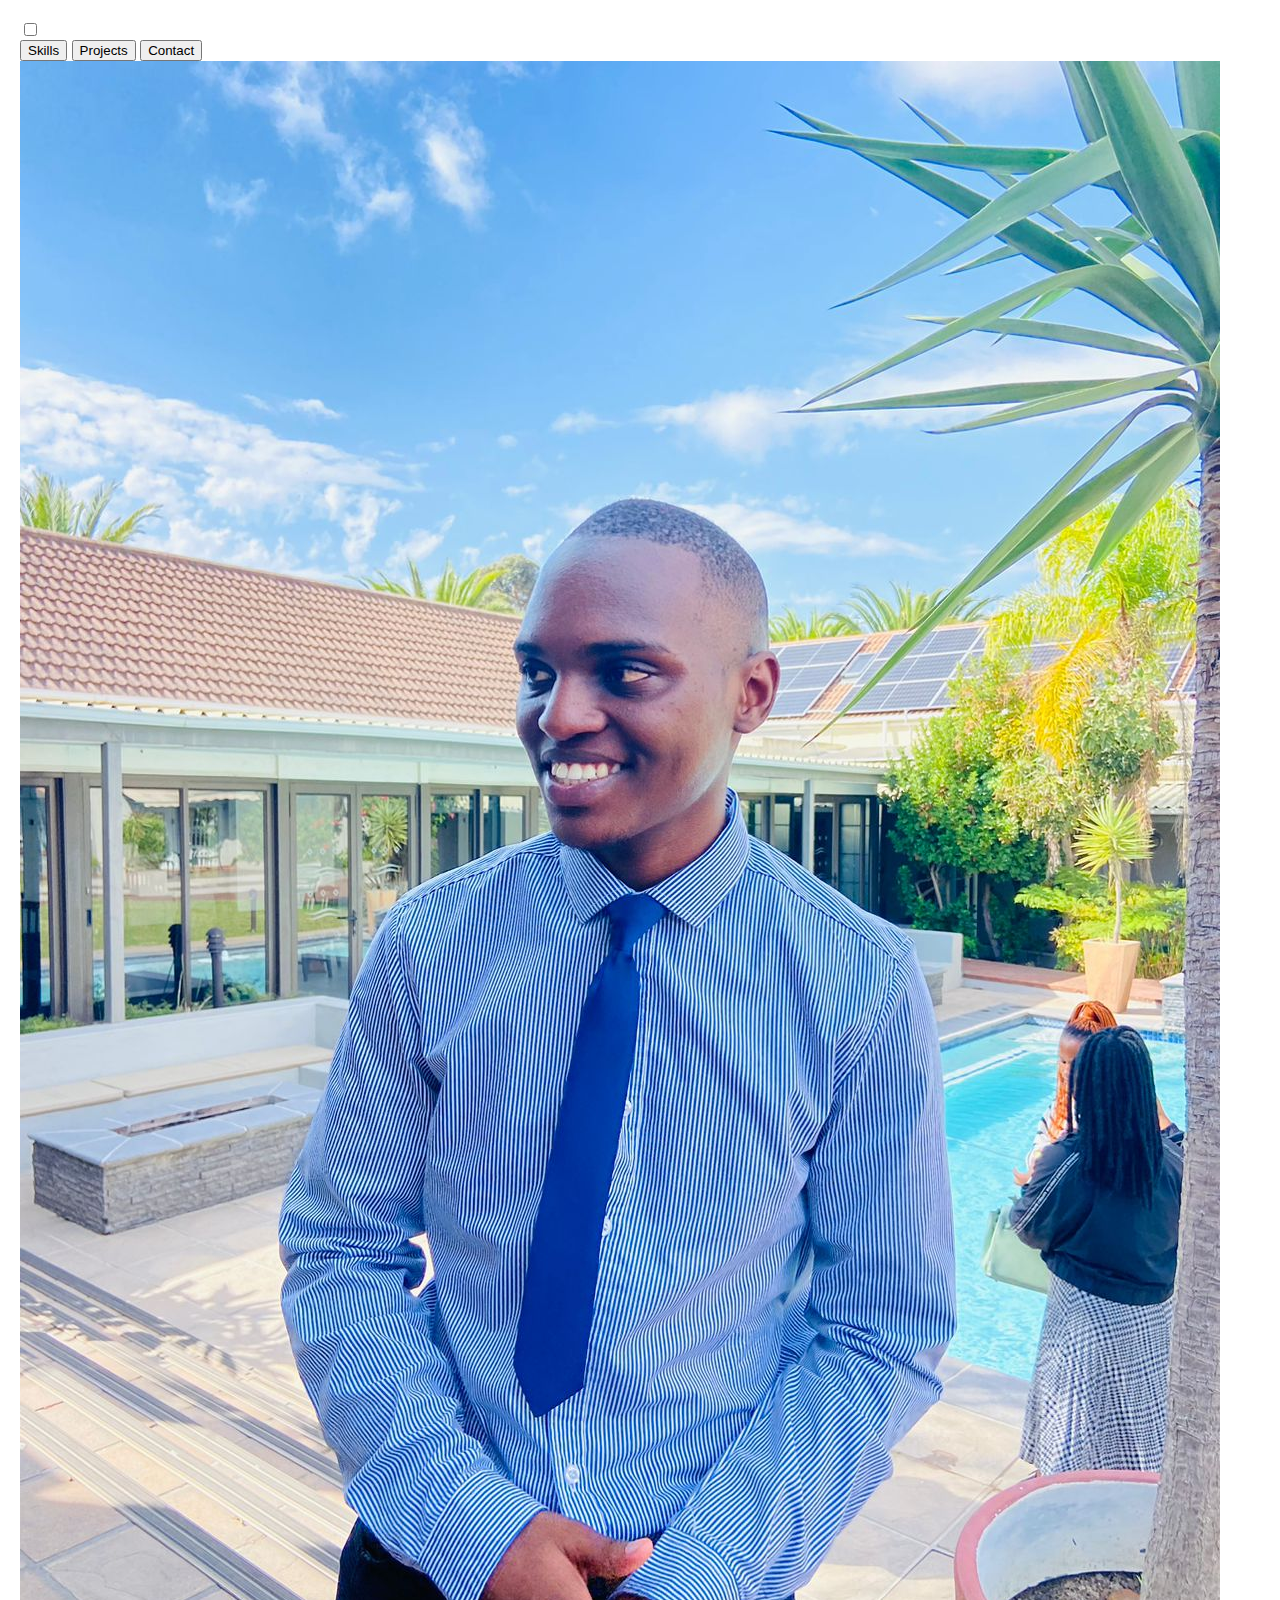
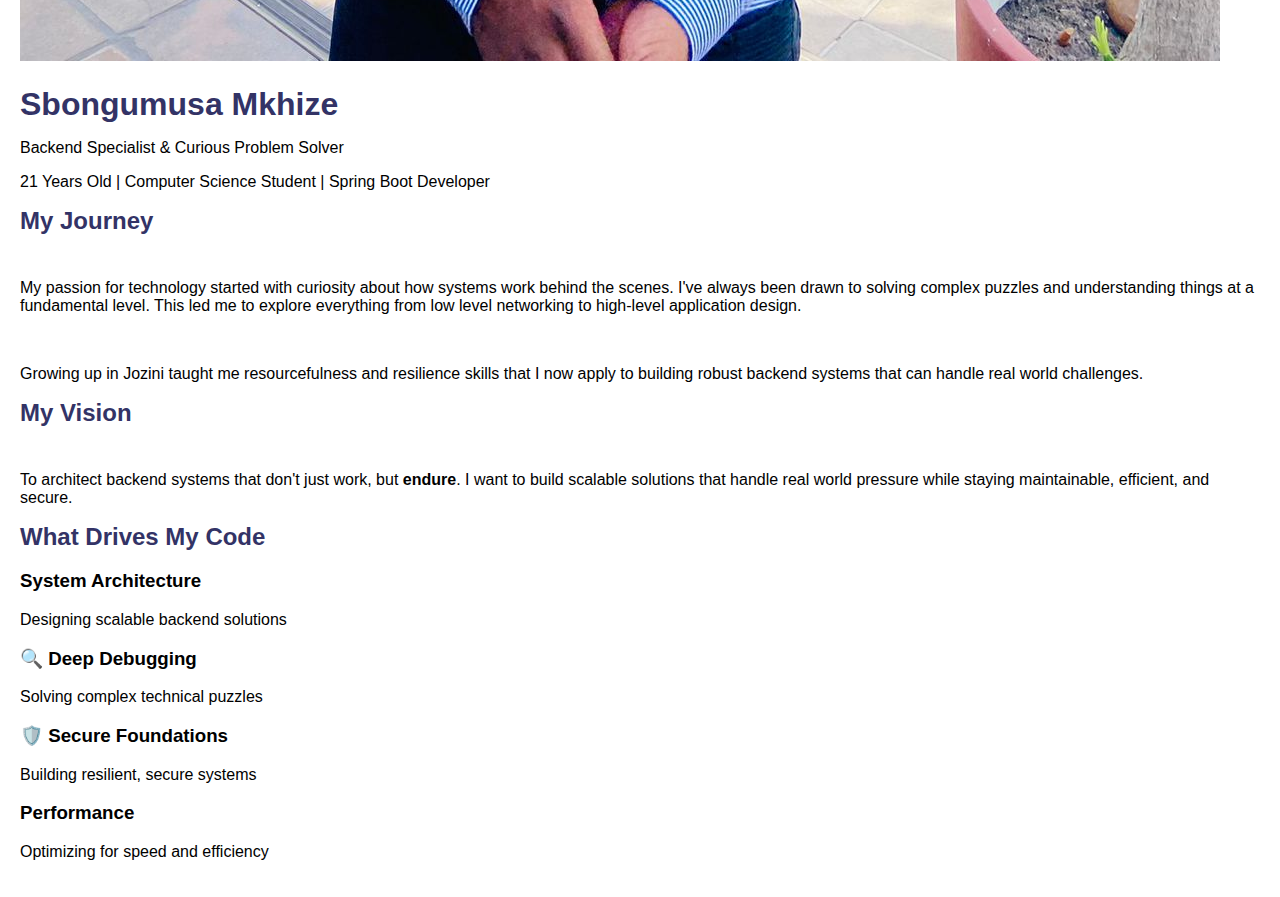
<file: index.html>
<!DOCTYPE html>
<html lang="en">
<head>
    <meta charset="UTF-8">
    <meta name="viewport" content="width=device-width, initial-scale=1.0">
    <title>Sbongumusa Mkhize - Backend Developer</title>
    <link rel="stylesheet" href="main.css">
    <link rel="stylesheet" href="main2.html">
    <link rel="stylesheet" href="main3.html">
    <link rel="stylesheet" href="main4.html">
</head>
<body>
    <!-- Mood Toggle -->
    <label class="switch">
        <input type="checkbox" id="moodToggle">
        <span class="slider"></span>
    </label>

    <!-- Navigation -->
    <div class="nav-bar">
        <button class="nav-btn" id="skillsBtn">Skills</button>
        <button class="nav-btn" id="projectsBtn">Projects</button>
        <button class="nav-btn" id="contactBtn">Contact</button>
    </div>
    <div class="profile-float-image">
    <img src="5b4a0d084612a31d885e215c8899fdcc.jpg" alt="Sbongumusa Mkhize" class="profile-photo">
    </div>
    <!-- Main Content -->
    <div class="content-container">
        <!-- Hero Section -->
        <div class="about-me-card">
            <h1>Sbongumusa Mkhize</h1>
            <p class="tagline">Backend Specialist & Curious Problem Solver</p>
            <p>21 Years Old | Computer Science Student | Spring Boot Developer</p>
        </div>

        <!-- My Story -->
        <div class="my-story">
            <h2>My Journey</h2><br>
            <p>
                My passion for technology started with curiosity about how systems work behind the scenes. 
                I've always been drawn to solving complex puzzles and understanding things at a fundamental level. 
                This led me to explore everything from low level networking to high-level application design.
            </p>
            <br>
            <p>
                Growing up in Jozini taught me resourcefulness and resilience skills that I now apply to 
                building robust backend systems that can handle real world challenges.
            </p>
        </div>

        <!-- My Vision -->
        <div class="my-mission">
            <h2>My Vision</h2><br>
            <p>
                To architect backend systems that don't just work, but <strong>endure</strong>. I want to build 
                scalable solutions that handle real world pressure while staying maintainable, efficient, and secure.
            </p>
        </div>

        <!-- Passions -->
        <div class="passion">
            <h2>What Drives My Code</h2>
            <div class="passion-cards">
                <div class="passion-card">
                    <h3> System Architecture</h3>
                    <p>Designing scalable backend solutions</p>
                </div>
                <div class="passion-card">
                    <h3>🔍 Deep Debugging</h3>
                    <p>Solving complex technical puzzles</p>
                </div>
                <div class="passion-card">
                    <h3>🛡️ Secure Foundations</h3>
                    <p>Building resilient, secure systems</p>
                </div>
                <div class="passion-card">
                    <h3> Performance</h3>
                    <p>Optimizing for speed and efficiency</p>
                </div>
            </div>
        </div>
    </div>

    <script src="script1.js"></script>
</body>
</html>
</file>
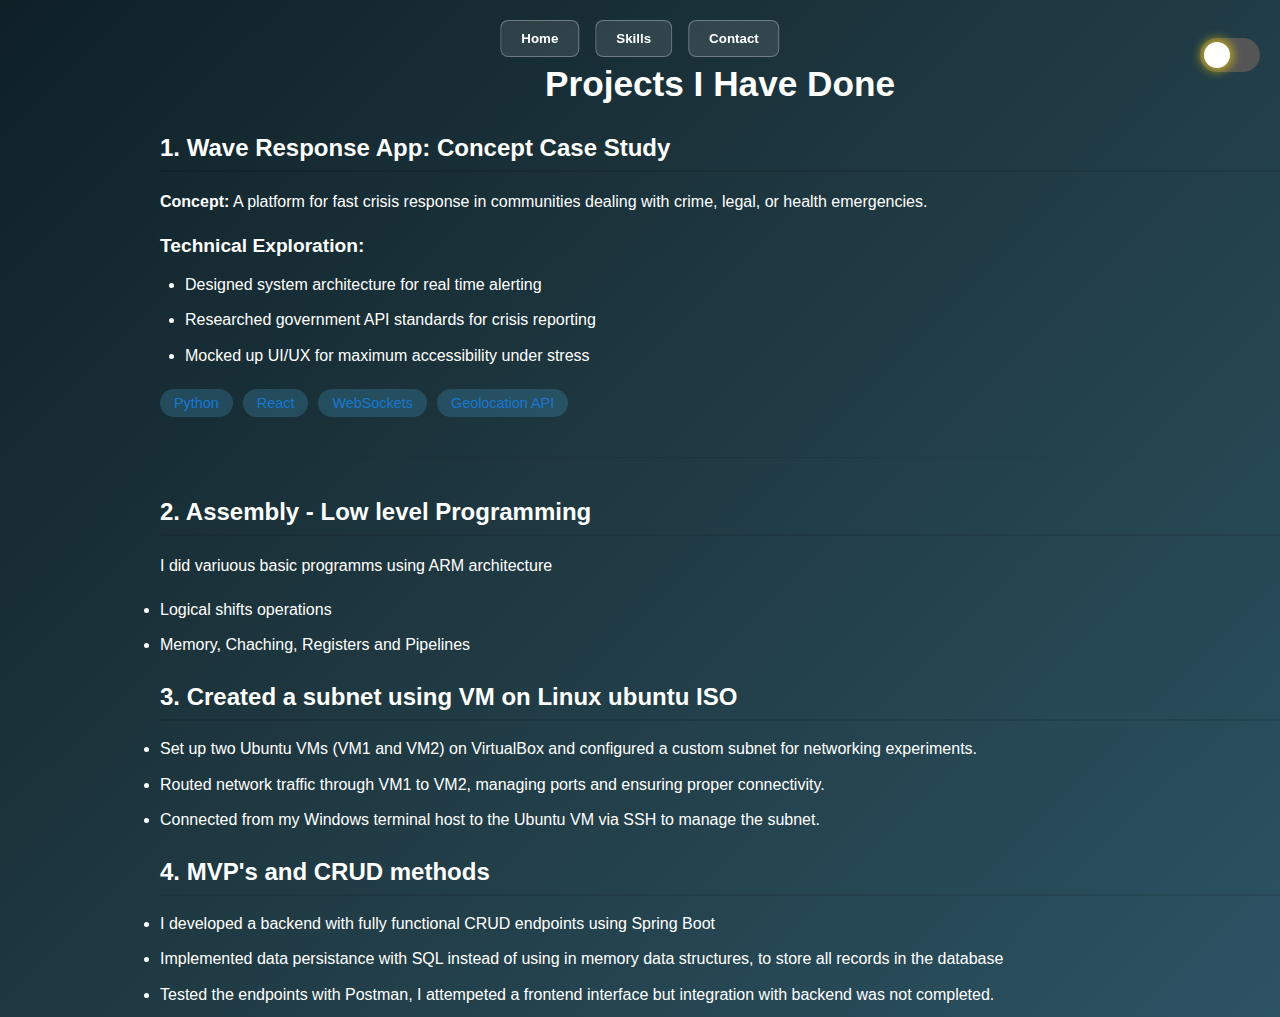
<file: main3.html>
<!DOCTYPE html>
<html lang="en">
<head>
    <meta charset="UTF-8">
    <meta name="viewport" content="width=device-width, initial-scale=1.0">
    <title>Projects - Sbongumusa Mkhize</title>
    <link rel="stylesheet" href="main3.css">
</head>
<body>
    <!-- Mood Toggle -->
    <label class="switch">
        <input type="checkbox" id="moodToggle">
        <span class="slider"></span>
    </label>

    <div class="nav-bar">
        <button class="nav-btn" id="homeBtn">Home</button>
        <button class="nav-btn" id ="skillsBtn" >Skills</button>
        <button class="nav-btn" id ="contactBtn">Contact</button>
    </div>

    <div class="right-column">
    <h1>Projects I Have Done</h1>
    
    <!-- Project 1 -->
    <div class="project">
        <h2>1. Wave Response App:  Concept Case Study</h2>
        <p><strong>Concept:</strong> A platform for fast crisis response in communities dealing with crime, legal, or health emergencies.</p>
        
        <h3>Technical Exploration:</h3>
        <ul>
            <li>Designed system architecture for real time alerting</li>
            <li>Researched government API standards for crisis reporting</li>
            <li>Mocked up UI/UX for maximum accessibility under stress</li>
        </ul>
        
        <div class="tech-stack">
            <span class="tech-tag">Python</span>
            <span class="tech-tag">React</span>
            <span class="tech-tag">WebSockets</span>
            <span class="tech-tag">Geolocation API</span>
        </div>
    </div>

    <hr class="project-divider">
    
    <!-- Project 2 -->
    <div class="project">
        <h2>2. Assembly - Low level Programming</h2>
        <p>I did variuous basic programms using ARM architecture</p>
        <li>Logical shifts operations</li>
        <li>Memory, Chaching, Registers and Pipelines </li>

    </div>

        <div>
            <h2>3. Created a subnet using VM on Linux ubuntu ISO</h2>
            <li>Set up two Ubuntu VMs (VM1 and VM2) on VirtualBox and configured a custom subnet for networking experiments.</li>
            <li>Routed network traffic through VM1 to VM2, managing ports and ensuring proper connectivity.</li>
            <li>Connected from my Windows terminal host to the Ubuntu VM via SSH to manage the subnet.</li>
        </div>


        <div>

    <!-- Add more projects with the same structure -->
   
            <h2>4. MVP's and CRUD methods</h2>
            <li>I developed a backend with fully functional CRUD endpoints using Spring Boot</li>
            <li>Implemented data persistance with SQL instead of using in memory data structures,
                to store all records in the database
            </li>
            <li>Tested the endpoints with Postman, I attempeted a frontend interface but integration with
                backend was not completed.
            </li>
            
        </div>
        
    </div>

    <script src="script1.js"></script>
</body>
</html>
</file>
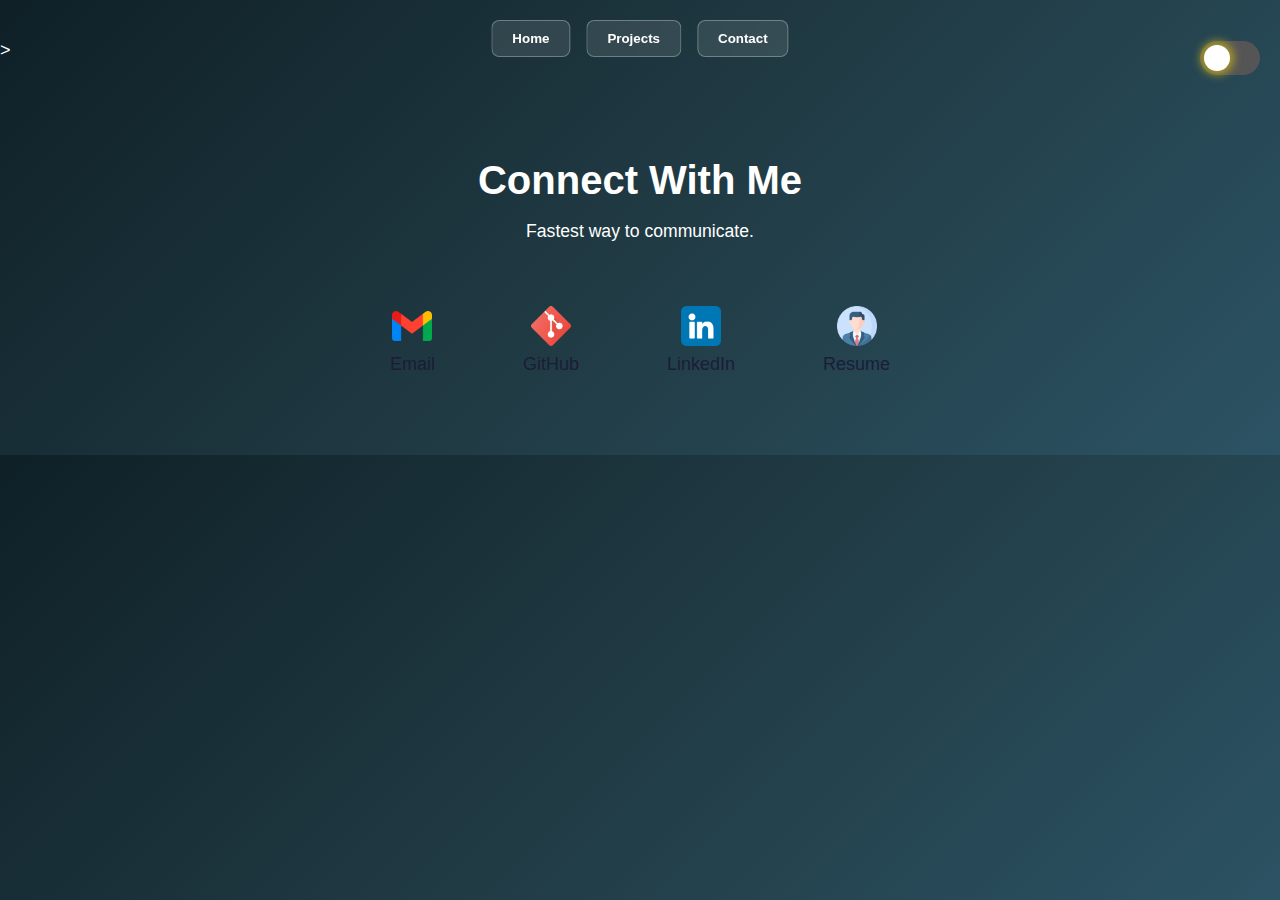
<file: main4.html>
<!DOCTYPE html>
<html lang="en">
 <head>
    <meta charset="UTF-8">
    <meta name="viewport" content="width=device-width, initial-scale=1.0">
    <title>Contacts - Sbongumusa Mkhize</title>
    <link rel="stylesheet" href="main4.css">

    
 </head>
 <body>
    <!--Mood toogle -->
    <label class="switch">
        <input type="checkbox" id="moodToggle">
        <span class="slider"></span>
    </label>

    <div class="nav-bar">
        <button class="nav-btn" id="homeBtn">Home</button>
        <button class="nav-btn" id="projectsBtn">Projects</button>
        <button class="nav-btn" id="contactBtn">Contact</button>
    </div>
    <div>
        

            >
            
    
    </div>
    <section id="contact">
    <h2>Connect With Me </h2>
    <p>Fastest way to communicate.</p>

    <div class="contact-links">
        <a href="mailto:4323535@myuwc.ac.za" target="_blank"class="contact-link">
            <img src="gmail.png" alt="Email"> 
            <span>Email</span>
        </a>

        <a href="https://github.com/sbonga04" target="_blank" class="contact-link">
            <img src="social(2).png" alt="GitHub">
            <span>GitHub</span>
        </a>

        <a href="https://www.linkedin.com/in/sbongumusa-alpha-mkhize-64b870282/" target="_blank" class="contact-link">
            <img src="linkedin.png" alt="LinkedIn">
            <span>LinkedIn</span>
        </a>

        <a href="C:\Users\user\Resume(1).pdf" target="_blank" class="contact-link">
            <img src="profile.png" alt="Resume">
            <span>Resume</span>
        </a>
    </div>
</section>
    <script src="script1.js"></script>
 </body>

</html>
</file>
<file: main.css>
body {
    background-color: #ffff;
    font-family: Arial, sans-serif;
    margin: 0;
    padding: 20px;
}

h1{
    color: #333366;
    margin-bottom: 10px;
}

h2{
    color: #333366;
    margin-top: 0;
    margin-bottom: 10px;
}
a{
    color: #0066cc;
    text-decoration: none;
}
a:hover{
    text-decoration: underline;
}
</file>
<file: main3.css>
:root {
  --bg-dark: linear-gradient(135deg, #0f2027, #203a43, #2c5364);
  --bg-light: linear-gradient(135deg, #e0eafc, #cfdef3);
  --text-dark: #ffffff;
  --text-light: #1a1a1a;
}

body {
  margin: 0;
  font-family: Arial, sans-serif;
  background: var(--bg-dark);
  color: var(--text-dark);
  transition: background 0.6s ease, color 0.6s ease;
  padding-top: 40px;
}


body.light-mode {
  background: linear-gradient(135deg, #f0f4f8, #d9e2ec, #bcccdc), radial-gradient(circle at 20% 30%, rgba(0, 0, 0, 0.05) 0%, transparent 40%);
  background-blend-mode: overlay;
  color: var(--text-light);
}

/* Toggle Switch */
.switch {
  position: absolute;
  top: 20px;
  right: 20px;
  width: 60px;
  height: 34px;
}
.switch input {
  opacity: 0;
  width: 0;
  height: 0;
}
.slider {
  position: relative;
  cursor: pointer;
  background-color: #555;
  border-radius: 34px;
  transition: background-color 0.4s ease;
  width: 100%;
  height: 100%;
  display: flex;
  align-items: center;
  padding: 0 8px;
  box-sizing: border-box;
}
.slider:before {
  content: "";
  position: absolute;
  left: 4px;
  bottom: 4px;
  width: 26px;
  height: 26px;
  background-color: white;
  border-radius: 50%;
  transition: transform 0.4s ease, background-color 0.4s ease;
  box-shadow: 0 0 0 0 rgba(255, 223, 0, 0.7),
              0 0 8px 4px rgba(255, 223, 0, 0.5);
}
body.light-mode .slider {
  background-color: #f1c40f;
}
body.light-mode .slider:before {
  transform: translateX(26px);
  background-color: #fff;
  box-shadow: 0 0 4px rgba(255, 223, 0, 0.9),
               0 0 12px rgba(255, 223, 0, 0.6);
}
body.light-mode {
  background-color: #f0f0f0;
  color: #1a1a1a;
}

body.light-mode .details > div {
  background: #fefefe;
  border-color: #ccc;
  box-shadow: 0 4px 12px rgba(0, 0, 0, 0.05);
}

body.light-mode .details h2 {
  color: #1a1a2e;
  border-color: #aaa;
}

body.light-mode .details p,
body.light-mode .details li {
  color: #222;
}
.nav-bar {
  position: fixed;
  top: 20px;
  left: 50%;
  transform: translateX(-50%);
  display: flex;
  gap: 16px;
  z-index: 999;
}

.nav-btn {
  padding: 10px 20px;
  background-color: rgba(255, 255, 255, 0.1);
  border: 1px solid rgba(255, 255, 255, 0.3);
  color: inherit;
  font-weight: bold;
  border-radius: 8px;
  backdrop-filter: blur(6px);
  cursor: pointer;
  transition: background 0.3s, transform 0.2s;
}

.nav-btn:hover {
  background-color: rgba(255, 255, 255, 0.2);
  transform: scale(1.05);
}

/* Right column specific styling */
.right-column {
    padding-left: 160px;
}

/* Project section headings */
.right-column h1 {
    font-size: 2.2em;
    margin-bottom: 30px;
    /*color: #1a1a2e;*/
    text-align: center;
}

.right-column h2 {
    font-size: 1.5em;
    margin: 25px 0 15px 0;
    /*color: #1a1a2e;*/
    border-bottom: 2px solid rgba(0, 0, 0, 0.1);
    padding-bottom: 8px;
}

.right-column h3 {
    font-size: 1.2em;
    margin: 20px 0 12px 0;
    /*color: #1a1a2e;*/
}

/* Project paragraphs */
.right-column p {
    line-height: 1.7;
    margin-bottom: 18px;
    /*color: #333;*/
}

/* Project list styling */
.right-column ul {
    margin: 15px 0;
    padding-left: 25px;
}

.right-column li {
    margin-bottom: 10px;
    line-height: 1.6;
    /*color: #333;*/
}

/* Tech stack tags */
.tech-stack {
    display: flex;
    flex-wrap: wrap;
    gap: 10px;
    margin: 20px 0;
}

.tech-tag {
    background: rgba(79, 195, 247, 0.2);
    padding: 6px 14px;
    border-radius: 20px;
    font-size: 0.9em;
    color: #1976d2;
    font-weight: 500;
}

/* Divider between projects */
.project-divider {
    border: none;
    height: 1px;
    background: linear-gradient(to right, transparent, rgba(0, 0, 0, 0.1), transparent);
    margin: 40px 0;
}
</file>
<file: main4.css>
:root {
  --bg-dark: linear-gradient(135deg, #0f2027, #203a43, #2c5364);
  --bg-light: linear-gradient(135deg, #e0eafc, #cfdef3);
  --text-dark: #ffffff;
  --text-light: #1a1a1a;
  --card-dark: rgba(0, 0, 0, 0.4);
  --card-light: rgba(255, 255, 255, 0.6);
}

body {
  margin: 0;
  font-family: Arial, sans-serif;
  background: var(--bg-dark);
  color: var(--text-dark);
  transition: 0.6s ease, color 0.6s ease;
  padding-top: 40px;
  font-size: 18px;

}


body.light-mode {
  background: linear-gradient(135deg, #f0f4f8, #d9e2ec, #bcccdc), radial-gradient(circle at 20% 30%, rgba(0, 0, 0, 0.05) 0%, transparent 40%);
  background-blend-mode: overlay;
  color: var(--text-light);
}

/* Toggle Switch */
.switch {
  position: absolute;
  top: 20px;
  right: 20px;
  width: 60px;
  height: 34px;
}
.switch input {
  opacity: 0;
  width: 0;
  height: 0;
}
.slider {
  position: relative;
  cursor: pointer;
  background-color: #555;
  border-radius: 34px;
  transition: background-color 0.4s ease;
  width: 100%;
  height: 100%;
  display: flex;
  align-items: center;
  padding: 0 8px;
  box-sizing: border-box;
}
.slider:before {
  content: "";
  position: absolute;
  left: 4px;
  bottom: 4px;
  width: 26px;
  height: 26px;
  background-color: white;
  border-radius: 50%;
  transition: transform 0.4s ease, background-color 0.4s ease;
  box-shadow: 0 0 0 0 rgba(255, 223, 0, 0.7),
              0 0 8px 4px rgba(255, 223, 0, 0.5);
}
body.light-mode .slider {
  background-color: #f1c40f;
}
body.light-mode .slider:before {
  transform: translateX(26px);
  background-color: #fff;
  box-shadow: 0 0 4px rgba(255, 223, 0, 0.9),
               0 0 12px rgba(255, 223, 0, 0.6);
}

body.light-mode {
  background-color: #f0f0f0;
  color: #1a1a1a;
}

body.light-mode .details > div {
  background: #fefefe;
  border-color: #ccc;
  box-shadow: 0 4px 12px rgba(0, 0, 0, 0.05);
}

body.light-mode .details h2 {
  color: #1a1a2e;
  border-color: #aaa;
}

body.light-mode .details p,
body.light-mode .details li {
  color: #222;
}
.nav-bar {
  position: fixed;
  top: 20px;
  left: 50%;
  transform: translateX(-50%);
  display: flex;
  gap: 16px;
  z-index: 999;
}

.nav-btn {
  padding: 10px 20px;
  background-color: rgba(255, 255, 255, 0.1);
  border: 1px solid rgba(255, 255, 255, 0.3);
  color: inherit;
  font-weight: bold;
  border-radius: 8px;
  backdrop-filter: blur(6px);
  cursor: pointer;
  transition: background 0.3s, transform 0.2s;
}

.nav-btn:hover {
  background-color: rgba(255, 255, 255, 0.2);
  transform: scale(1.05);
}
.content-container {
  margin: 40px auto;
  max-width: 900px;
  padding: 0 20px;
  background: none;
}

/* Container stays centered with breathing room */
.content-container {
  margin: 40px auto;
  max-width: 900px;
  padding: 0 20px;
}

/* Each section block */
.content-container section {
  padding: 25px 0;
  border-bottom: 1px solid rgba(255,255,255,0.15);
}

/* Remove line after last section */
.content-container section:last-child {
  border-bottom: none;
}

/* Headings */
.content-container h2 {
  font-size: 1.8rem;
  font-weight: bold;
  margin-bottom: 12px;
}

/* Subheadings like “Backend Development” */
.content-container h3 {
  font-size: 1.3rem;
  margin-bottom: 8px;
}

/* Bullets */
.content-container ul {
  padding-left: 20px;
  margin: 0;
}
.content-container li {
  margin-bottom: 10px;
  font-size: 1.1rem;
  line-height: 1.6;
}

.page-title{
    text-align: center;
    font-size: 2.2rem;
    font-weight: bold;
    margin: 40px 0 30px 0;
}

#contact {
    text-align: center; 
    padding: 4rem 1rem; 
    margin: 0 auto; 
    max-width: 800px;
}

#contact h2 {
    font-size: 2.5rem;
    margin-bottom: 0.5rem;
    
}

#contact > p {
    font-size: 1.1rem;
    margin-bottom: 3rem;
  
}

.contact-links {
    display: flex;
    justify-content: center; 
    align-items: center; 
    gap: 3.5rem; 
}

.contact-link {
    display: inline-flex; 
    flex-direction: column; 
    align-items: center; 
    text-decoration: none;
    color: #1b1d38; /* Color for the text */
    font-weight: 500; 
    transition: transform 0.3s ease, color 0.3s ease; 
    padding: 1rem;
}

.contact-link:hover {
    transform: translateY(-5px); 
    color: #1d2ae6; /* Changes text color on hover. You can use a theme color. */
}

.contact-link:hover span {
    color: #1d2ae6; /* Ensures the span text also changes color */
}

.contact-link img {
    width: 40px;
    height: 40px;
    margin-bottom: 0.5rem;
}

/* Optional: Add a subtle background or border on hover */
.contact-link:hover {
    background-color: #5c8ea0;
    border-radius: 8px;
}
</file>
